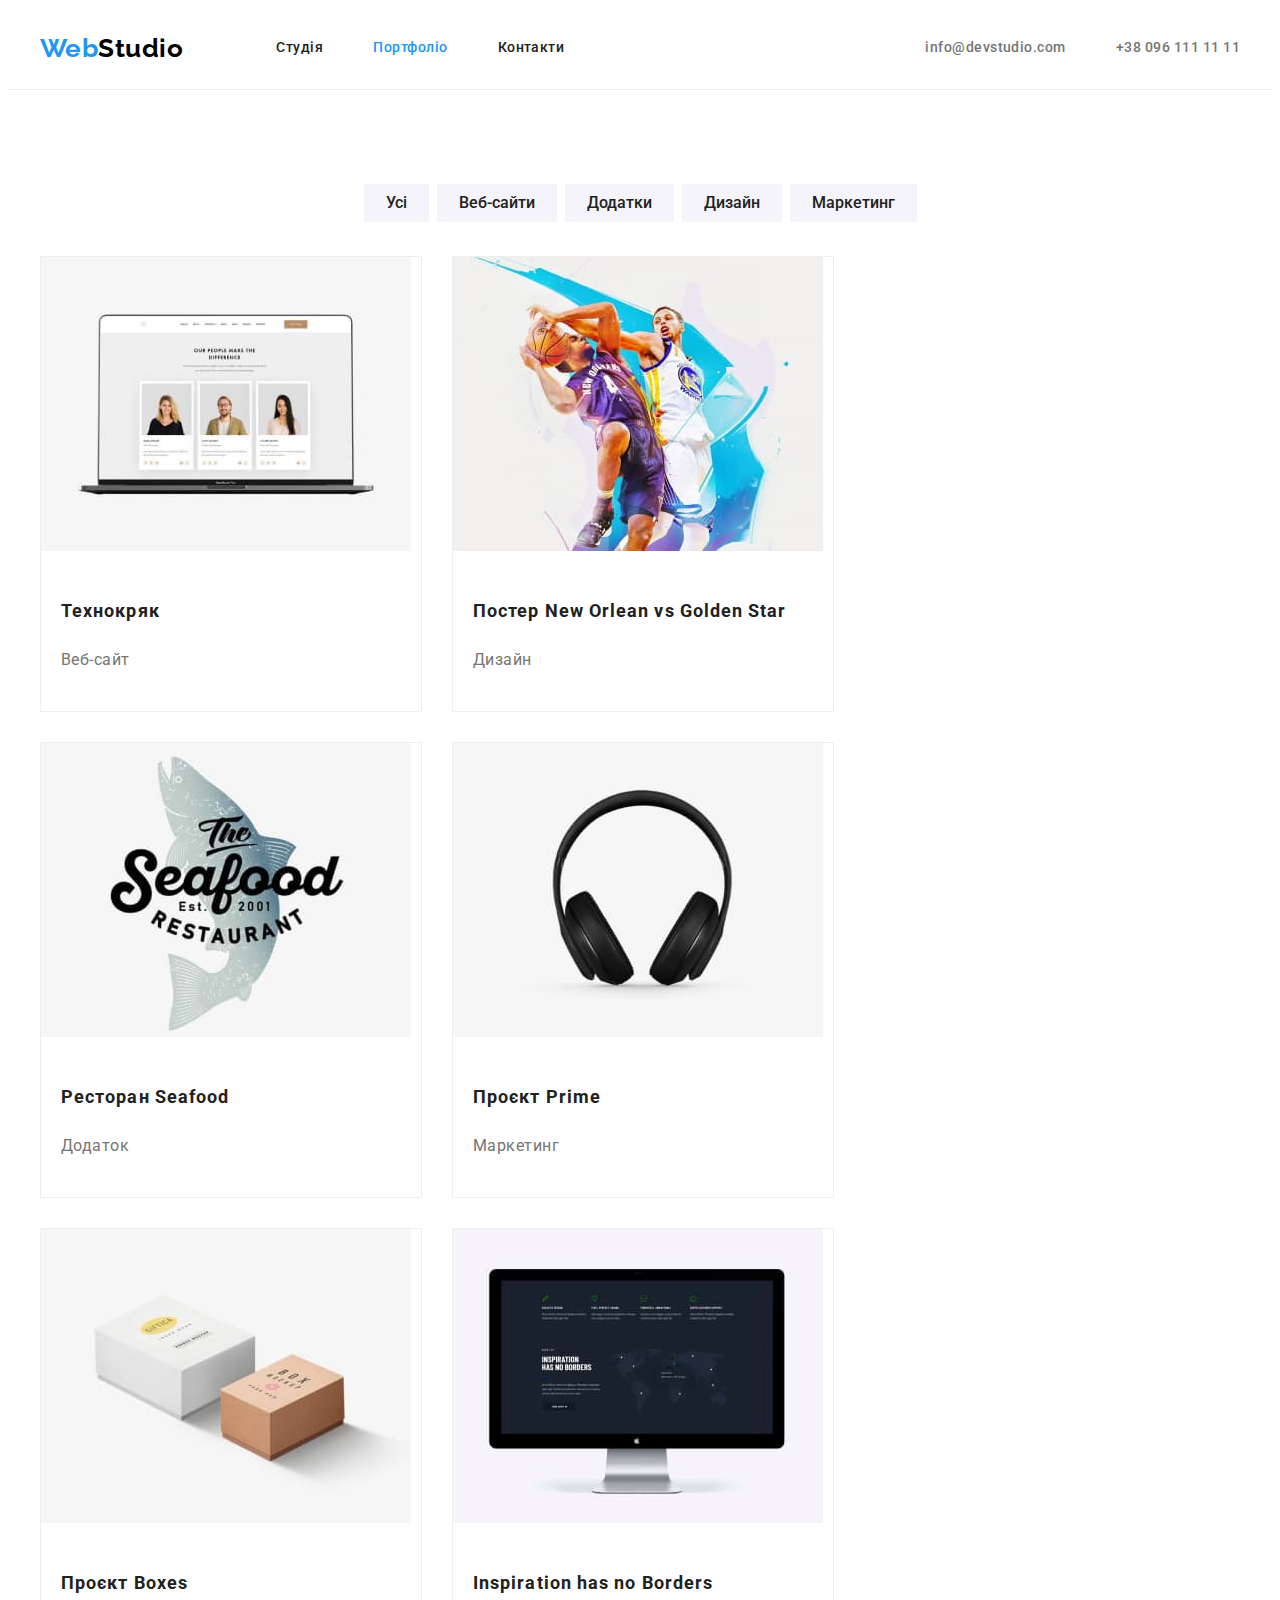
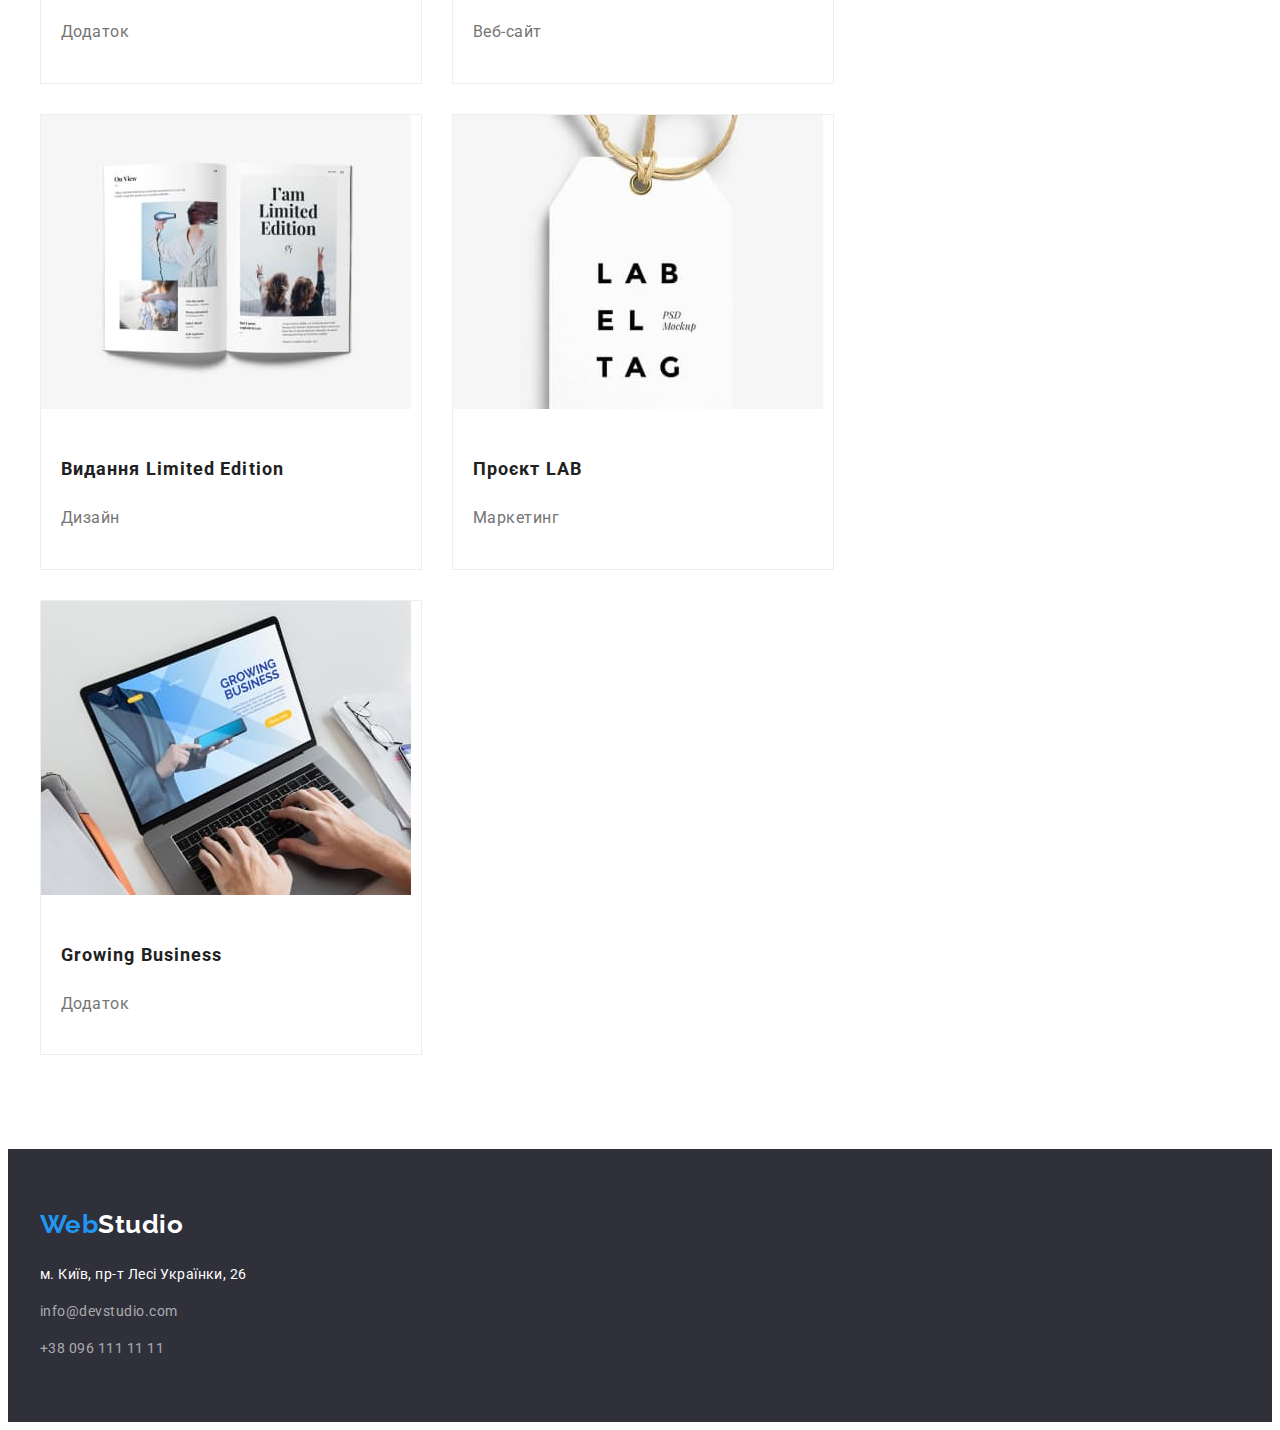
<file: portfolio.html>
<!DOCTYPE html>
<html lang="en">
  <head>
    <meta charset="UTF-8" />
    <meta http-equiv="X-UA-Compatible" content="IE=edge" />
    <meta name="viewport" content="width=device-width, initial-scale=1.0" />
    <title>Портфоліо</title>
    <link
      rel="stylesheet"
      href="https://cdnjs.cloudflare.com/ajax/libs/modern-normalize/1.1.0/modern-normalize.min.css"
      integrity="sha512-wpPYUAdjBVSE4KJnH1VR1HeZfpl1ub8YT/NKx4PuQ5NmX2tKuGu6U/JRp5y+Y8XG2tV+wKQpNHVUX03MfMFn9Q=="
      crossorigin="anonymous"
      referrerpolicy="no-referrer"
    />
    <link rel="stylesheet" href="./css/styles.css" />
    <link
      href="https://fonts.googleapis.com/css2?family=Raleway:wght@700&family=Roboto:wght@400;500;700;900&display=swap"
      rel="stylesheet"
    />
  </head>
  <body>
    <header class="page-header">
      <div class="flex-box container">
        <nav class="flex-box">
          <a href="./index.html" class="logo"
            ><span class="first-logo">Web</span>Studio</a
          >
          <ul class="site-nav list">
            <li class="flex-element">
              <a href="./index.html" class="nav-link">Студія</a>
            </li>
            <li class="flex-element">
              <a href="./portfolio.html" class="link-current nav-link"
                >Портфоліо</a
              >
            </li>
            <li class="flex-element">
              <a href="#" class="link nav-link">Контакти</a>
            </li>
          </ul>
        </nav>

        <ul class="contacts list">
          <li class="flex-element">
            <a href="mailto:info@devstudio.com" class="link contact-link"
              >info@devstudio.com</a
            >
          </li>
          <li class="flex-element">
            <a href="tel:+380961111111" class="link contact-link"
              >+38 096 111 11 11</a
            >
          </li>
        </ul>
      </div>
    </header>

    <main>
      <section class="section">
        <div class="container">
          <h1 class="section-title visually-hidden">Фільтри</h1>
          <ul class="list filter">
            <li class="button">
              <button type="button" class="filter-btn all-btn">Усі</button>
            </li>
            <li class="button">
              <button type="button" class="filter-btn">Веб-сайти</button>
            </li>
            <li class="button">
              <button type="button" class="filter-btn">Додатки</button>
            </li>
            <li class="button">
              <button type="button" class="filter-btn">Дизайн</button>
            </li>
            <li class="button">
              <button type="button" class="filter-btn">Маркетинг</button>
            </li>
          </ul>
          <h2 class="section-title visually-hidden">Роботи</h2>
          <ul class="list work-list">
            <li class="projects">
              <img
                src="./images/img.jpg"
                alt="Екран ноутбука с веб-сайтом Технокряк"
                width="370"
                height="294"
              />
              <div class="work-type">
                <h3 class="works">Технокряк</h3>
                <p class="type">Веб-сайт</p>
              </div>
            </li>
            <li class="projects">
              <img
                src="./images/img2.jpg"
                alt="Два баскетболіста"
                width="370"
                height="294"
              />
              <div class="work-type">
                <h3 class="works">Постер New Orlean vs Golden Star</h3>
                <p class="type">Дизайн</p>
              </div>
            </li>
            <li class="projects">
              <img
                src="./images/img3.jpg"
                alt="Logo ресторану Seafood"
                width="370"
                height="294"
              />
              <div class="work-type">
                <h3 class="works">Ресторан Seafood</h3>
                <p class="type">Додаток</p>
              </div>
            </li>
            <li class="projects">
              <img
                src="./images/img9.jpg"
                alt="Навушники"
                width="370"
                height="294"
              />
              <div class="work-type">
                <h3 class="works">Проєкт Prime</h3>
                <p class="type">Маркетинг</p>
              </div>
            </li>
            <li class="projects">
              <img
                src="./images/img4.jpg"
                alt="Дві коробки"
                width="370"
                height="294"
              />
              <div class="work-type">
                <h3 class="works">Проєкт Boxes</h3>
                <p class="type">Додаток</p>
              </div>
            </li>
            <li class="projects">
              <img
                src="./images/img5.jpg"
                alt="Екран ноутбука з веб-сайтом Inspiration has no Borders "
                width="370"
                height="294"
              />
              <div class="work-type">
                <h3 class="works">Inspiration has no Borders</h3>
                <p class="type">Веб-сайт</p>
              </div>
            </li>
            <li class="projects">
              <img
                src="./images/img6.jpg"
                alt="Розгорнута книга"
                width="370"
                height="294"
              />
              <div class="work-type">
                <h3 class="works">Видання Limited Edition</h3>
                <p class="type">Дизайн</p>
              </div>
            </li>
            <li class="projects">
              <img
                src="./images/img7.jpg"
                alt="Logo проєкту LAB"
                width="370"
                height="294"
              />
              <div class="work-type">
                <h3 class="works">Проєкт LAB</h3>
                <p class="type">Маркетинг</p>
              </div>
            </li>
            <li class="projects">
              <img
                src="./images/img8.jpg"
                alt="Зображення додатку Growing Business в ноутбукі"
                width="370"
                height="294"
              />
              <div class="work-type">
                <h3 class="works">Growing Business</h3>
                <p class="type">Додаток</p>
              </div>
            </li>
          </ul>
        </div>
      </section>
    </main>
    <footer class="footer section">
      <div class="container">
        <a href="./index.html" class="logo accent"
          ><span class="first-logo">Web</span>Studio</a
        >
        <address class="address">
          <ul class="list info">
            <li class="flex-element">
              <a
                href="https://goo.gl/maps/CPtrU1FHBa2aNyZL9"
                target="_blank"
                rel="noopener noreferrer nofollow"
                class="location"
                >м. Київ, пр-т Лесі Українки, 26</a
              >
            </li>
            <li class="flex-element">
              <a href="mailto:info@devstudio.com" class="footer-contact link"
                >info@devstudio.com</a
              >
            </li>
            <li class="flex-element">
              <a href="tel:+380961111111" class="footer-contact link"
                >+38 096 111 11 11</a
              >
            </li>
          </ul>
        </address>
      </div>
    </footer>
  </body>
</html>
</file>
<file: css/styles.css>
:root{
    --primary-text-color:#757575 ;
    --secondary-text-color:#212121;
    --accent-text-color:#2196F3;
    --btn-text-color:#FFFFFF;
    --order-btn-active:#188CE8;
    --background-color-secondary:#F5F4FA;
    --card-set-gap:30px;
}
body{
    color:var(--primary-text-color) ;
    background-color: var(--btn-text-color) ;
    font-family: Roboto, 'Segoe UI', Tahoma, Geneva, Verdana, sans-serif ;
    letter-spacing: 0.03em;
}

.list{
    list-style: none;
    margin: 0;
    padding: 0;
}
.container{
    width: 1200px;
    padding-left: 15px;
    padding-right: 15px;
    margin: 0 auto;
    flex-wrap: wrap;
}
.page-header{

    margin: 0 auto;
    border-bottom: 1px solid rgba(236, 236, 236, 1);
}
.logo{
    padding: 25px 0;

    color:#000000 ;

    font-family: Raleway, 'Segoe UI', Tahoma, Geneva, Verdana, sans-serif;
    font-weight: 700;
    font-size: 26px;
    line-height: 1.19;
    text-decoration: none;
}
.first-logo, 
.logo:hover, 
.logo:focus, 
.link:hover, 
.link:focus {
    color: var(--accent-text-color) ;
}
.flex-box{
    display: flex;
}
.site-nav{
    width: 281px;
}
.site-nav, 
.contacts{
    display: flex;
}
.site-nav .flex-element{
    padding-top:32px ;
    padding-bottom: 32px ;
}
.site-nav .link-current{
    color: var(--accent-text-color);
}
.site-nav .flex-element:first-child{
    margin-left: 93px;
}
.site-nav .nav-link,
.contacts .contact-link{
    text-decoration: none;

    padding: 32px 0;
}
.site-nav,
.contacts{
    font-weight: 500;
    font-size: 14px;
    line-height: 1.14;

    margin-bottom: 0;

}
.contacts{
    margin-left: auto;
}
.nav-link {
    color:var(--secondary-text-color) ;
}
.site-nav .flex-element:not(:first-child){
    margin-left: 50px;
}
.contacts .flex-element{
    padding: 32px 0;
    align-items: center;
}

.contacts .flex-element:not(:first-child){
    margin-left: 50px;
}
.contact-link{
    color: var(--primary-text-color);
}

.icon-mail{
    background-image: url(../images/envelope.svg); 
    background-repeat: no-repeat;
    background-position: left ;
   
}
.icon-phone{
    background-image: url(../images/smartphone.svg);
    background-repeat: no-repeat;
    background-position: left;

}
.hero-title{
color: var(--btn-text-color);

    font-weight: 900;
    font-size: 44px;
    line-height: 1.36;
    letter-spacing: 0.06em;
    text-transform: uppercase;

    width: 696px;
    margin: 0 auto;

}

.main-section{
    background-color: 2F303A;
    text-align: center;
    padding-top: 200px;
    padding-bottom: 200px;
    margin: 0 auto;
}
.main-section{
    max-width: 1600px;
    height: 600px;
    background-image: linear-gradient(
        to right, 
        rgba(47, 48, 58, 0.4), 
        rgba(47, 48, 58, 0.4)
    ),url(../images/main-bg.jpg);
    background-repeat: no-repeat;
    background-position: center;
    background-size: cover;
}
.order-btn{
    color: var(--btn-text-color);
    background-color: var(--accent-text-color);
    cursor: pointer;

    font-family: inherit;
    font-weight: 700;
    font-size: 16px;
    line-height: 1.87;
    letter-spacing: 0.06em;

    display: flex;
    align-items: center;
    justify-content: center;
    min-width: 216px;
    height: 50px;
    border: none;
    outline: none;
    
    padding: 10px;
    border-radius: 4px;
    margin-top: 30px;
    margin-left: auto;
    margin-right: auto;
}
.order-btn:hover, 
.order-btn:focus{
    background-color: var(--order-btn-active);
}
.all-btn{
    padding: 6px 25px 6px 25px;
}
.filter-btn{
    padding: 6px 22px 6px 22px;

    color:#212121 ;
    background-color: var(--background-color-secondary) ;
    cursor: pointer;

    font-family: inherit;
    font-weight: 500;
    font-size: 16px;
    line-height: 26px;
    border: none;
    outline: none;
}
.filter{
    display: flex;
    margin-top: 94px;
    margin-bottom: 34px;
    justify-content: center;
}
.button:not(:first-child){
    margin-left: 8px;
}
.work-list{
    display: flex;
    flex-wrap: wrap;
    
    margin-top: calc(-1 * var(--card-set-gap));
    margin-left: calc(-1 * var(--card-set-gap));
    
}
.projects{
    border: 1px solid #EEEEEE;
    width: calc((100% - 90px) / 3 );
    margin-top: var(--card-set-gap);
    margin-left: var(--card-set-gap);
}
/* .work-list .flex-element:nth-child(3n){
    margin-right: 0;
}
.work-list .flex-element:nth-last-child(-n + 3){
    margin-bottom: 0;
} */
.filter-btn:hover,
.filter-btn:focus{
    color: var(--btn-text-color);
    background-color: var(--accent-text-color);
}
.section{
    padding-bottom: 94px;;
    margin: 0 auto; 
}
.section-title{
    font-weight: 700;
    font-size: 36px;
    line-height: 1.16;
    text-align: center;
    margin: 0;
    margin-bottom: 50px;

}
.visually-hidden{
    position: absolute;
    white-space: nowrap;
    width: 1px;
    height: 1px;
    overflow: hidden;
    border: 0;
    padding: 0;
    clip: rect(0 0 0 0);
    clip-path: inset(50%);
    margin: -1px;
}
.section-title, 
.paragraph-title,
.works{
    color: #212121;
}
.advantages .flex-element:not(:first-child){
    margin-left: 30px;
}
.advantages{
    padding-top: 54px;
}
.examples{
    display: flex;
    justify-content: space-between;
}
.examples .flex-element{
    display: block;
}
.works{
    margin-bottom: 4px;

    font-weight: 700;
    font-size: 18px;
    line-height: 2;
    letter-spacing: 0.06em;
}
.paragraph-title{
    margin-top: 0;
    margin-bottom: 10px;
    
    font-weight: 700;
    font-size: 14px;
    line-height: 1.14;
    text-transform: uppercase;
    
}
.paragraph-title .flex-element{
    text-shadow: 0px 4px 4px rgba(0, 0, 0, 0.25);
}
.paragraph-title.member{
    font-weight: 500;
    font-size: 16px;
    line-height: 1.18;
    text-transform: none;
}
.position{
    font-size: 16px;
    line-height: 1.18;
}
.paragraph-text{
    margin-top: 10px;
    margin-bottom: 0;
    margin-right: 0;
    
    font-size: 14px;
    line-height: 1.71;
}
.list.flex-box .flex-element{
    width: 270px;
}
.back-color{
    padding: 30px 30px;
    text-align: center;
    background-color: var(--btn-text-color);

}
.position{
    margin: 0;
}
.team{
    background-color: var(--background-color-secondary);

    padding-top: 94px;
}
.team-pic{
    box-shadow: 0px 2px 4px rgba(0, 0, 0, 0.25);
    border-radius: 0px 0px 4px 4px;
}
.team-pic:not(:first-child){
    margin-left: 30px;
}
.team-pic{
    width: 270px;
}
.team-list{
    display: flex;

    background-color: var(--background-color-secondary);
}
.work-type{
    padding: 20px 20px;
}
.type{
    font-size: 16px;
    line-height: 1.87;
}
.footer{

    padding-top: 60px;
    padding-bottom: 60px;
    margin: 0 auto;

    background-color: #2F303A;
}
.logo.accent{
    display: flex;
    padding: 0;
    margin-top: 0;
    margin-bottom: 20px;
    margin-right: auto;
    margin-left: 0;

    color: #FFFFFF;
}
.location{
    color: var(--btn-text-color);

    font-size: 14px;
    line-height: 2;
    text-decoration: none;
    font-style: normal;
}
.footer-contact{
    color: rgba(255, 255, 255, 0.6);
    
    font-size: 14px;
    line-height: 2;
    text-decoration: none;
    font-style: normal;
}
.info .flex-element:not(:first-child){
    margin-top: 9px;
}
</file>
